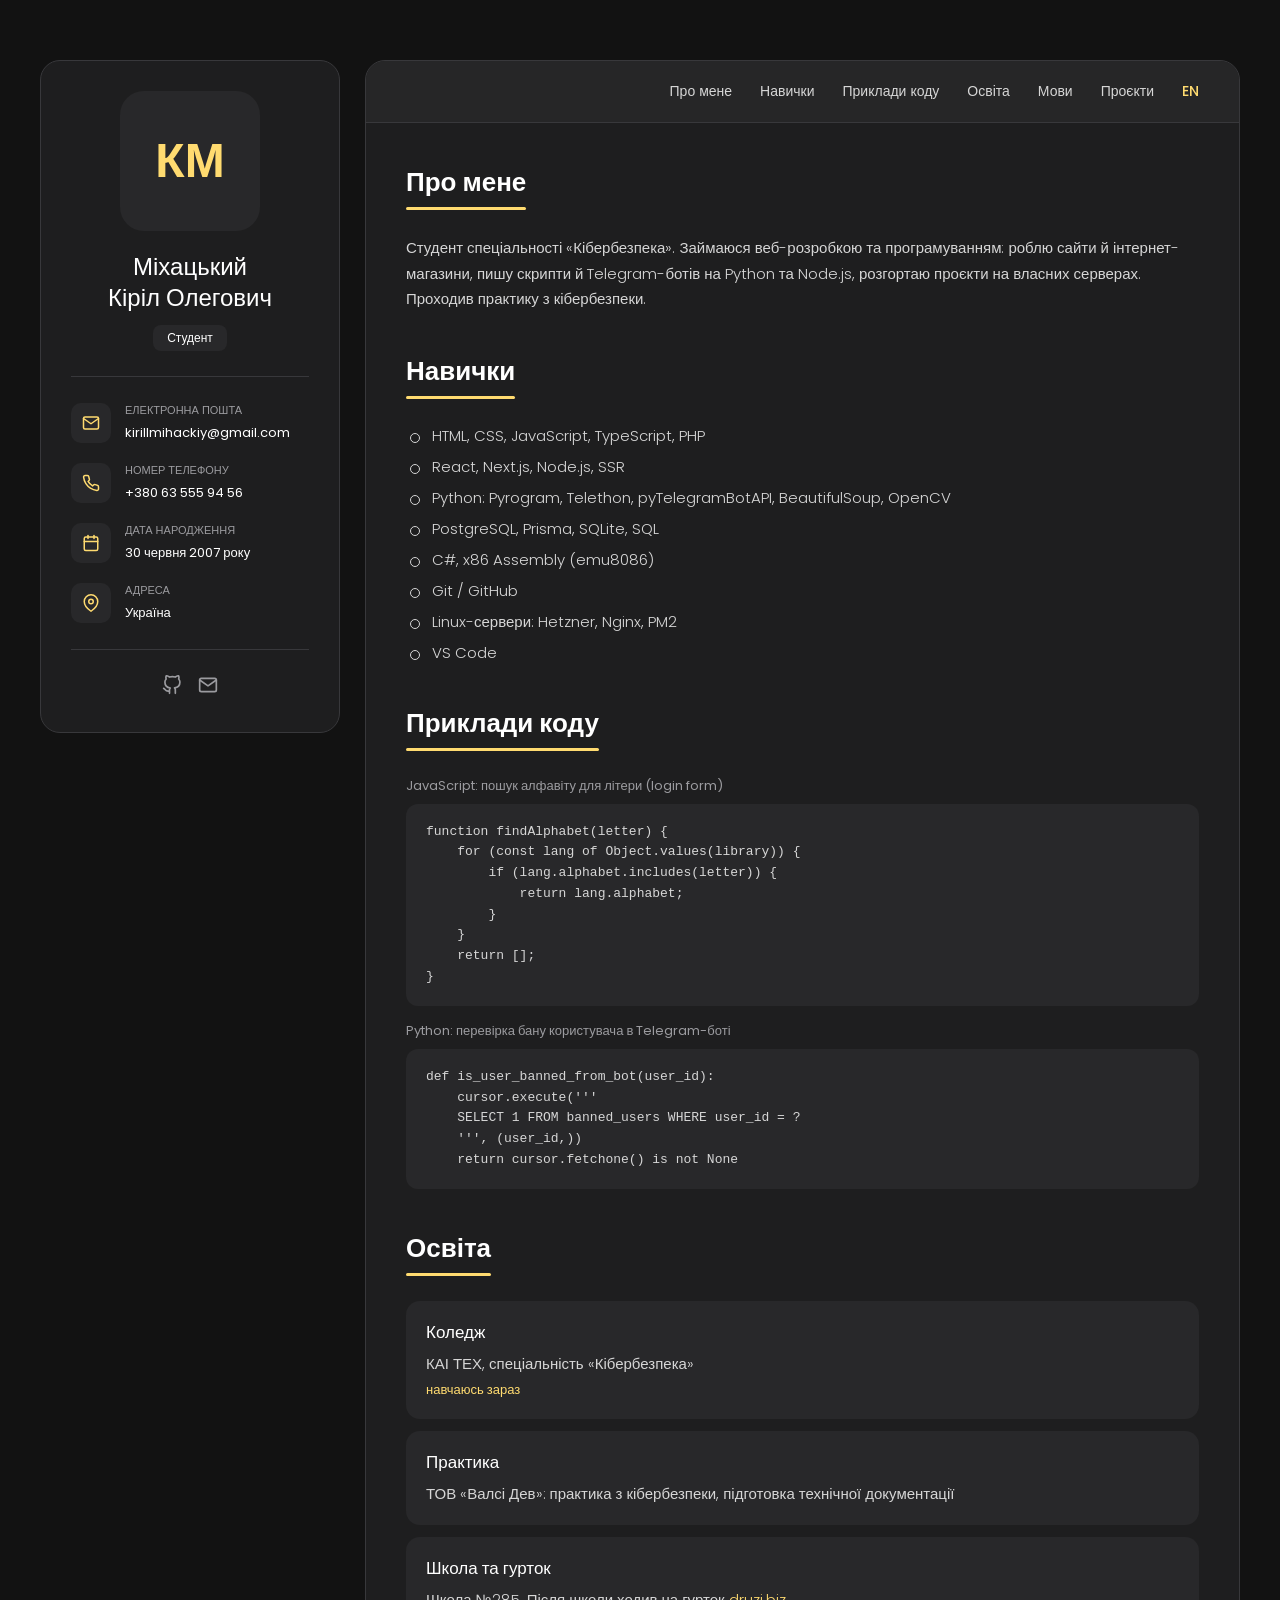
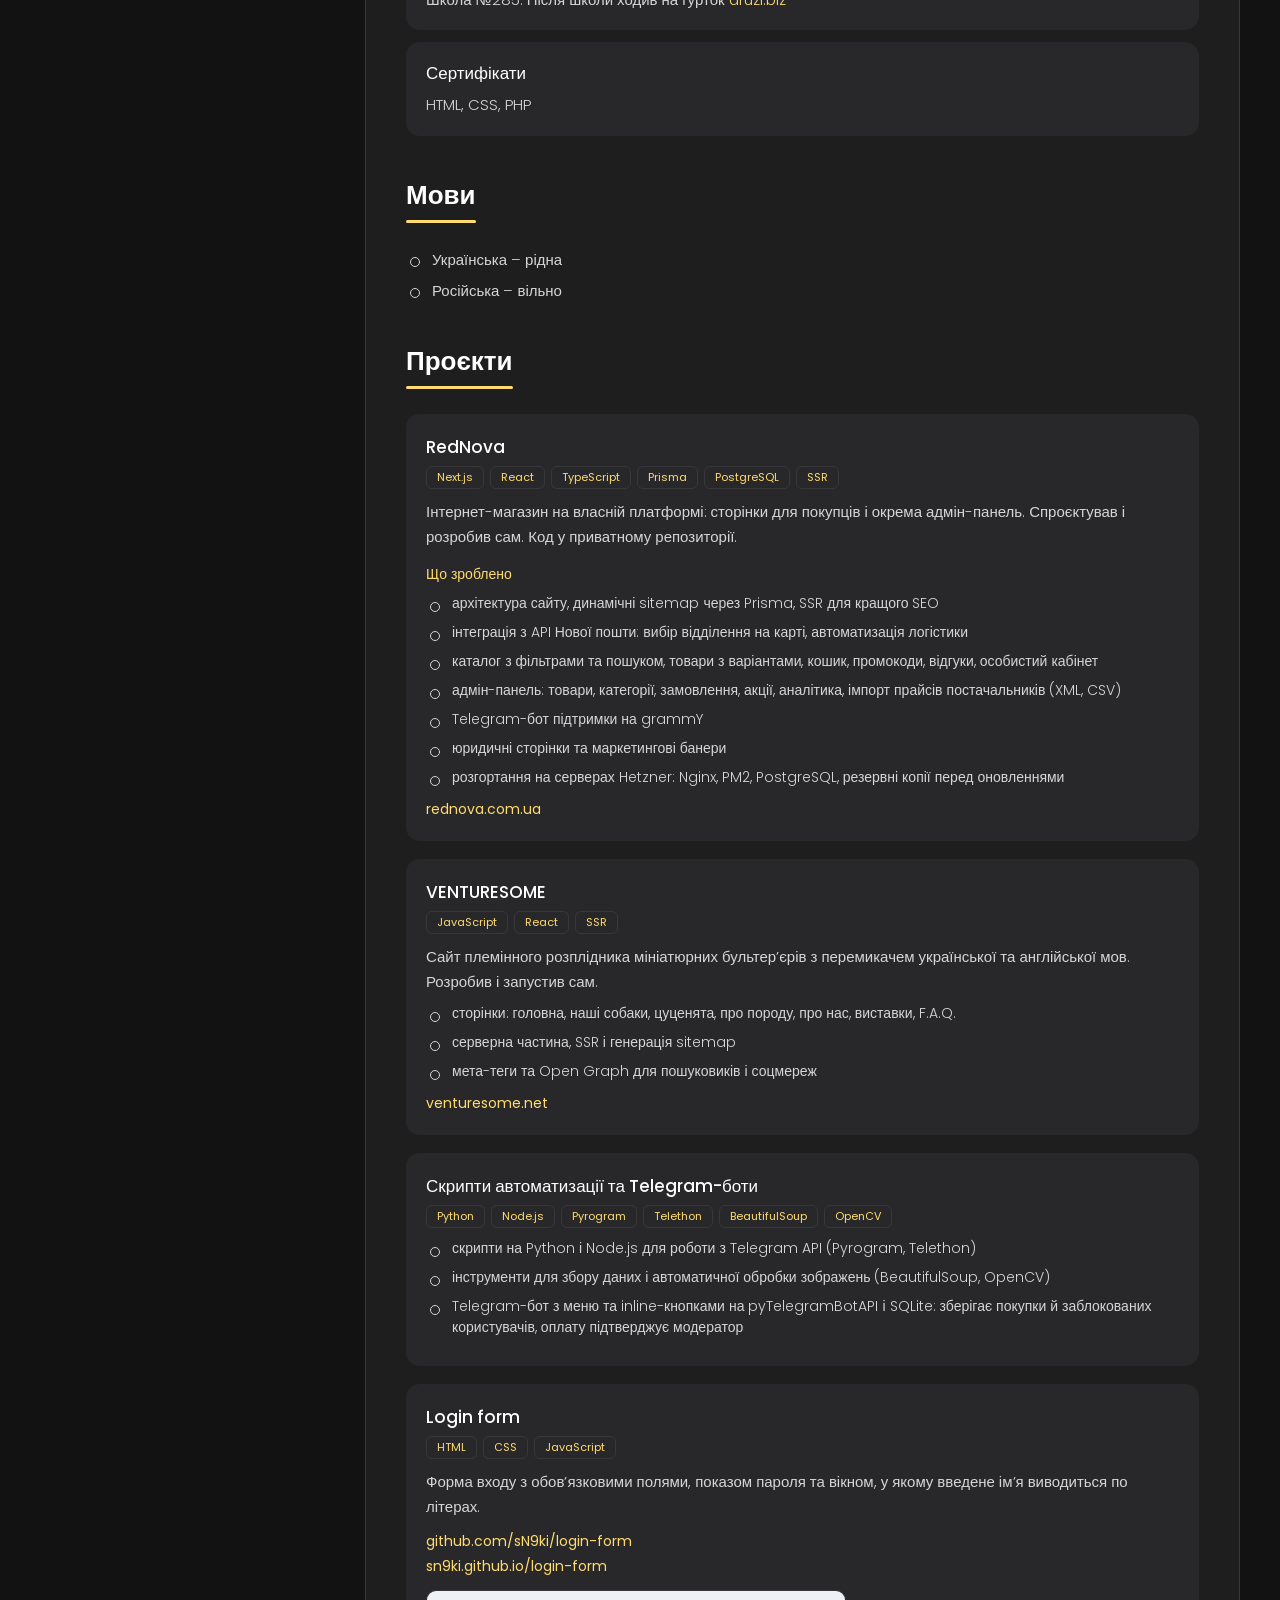
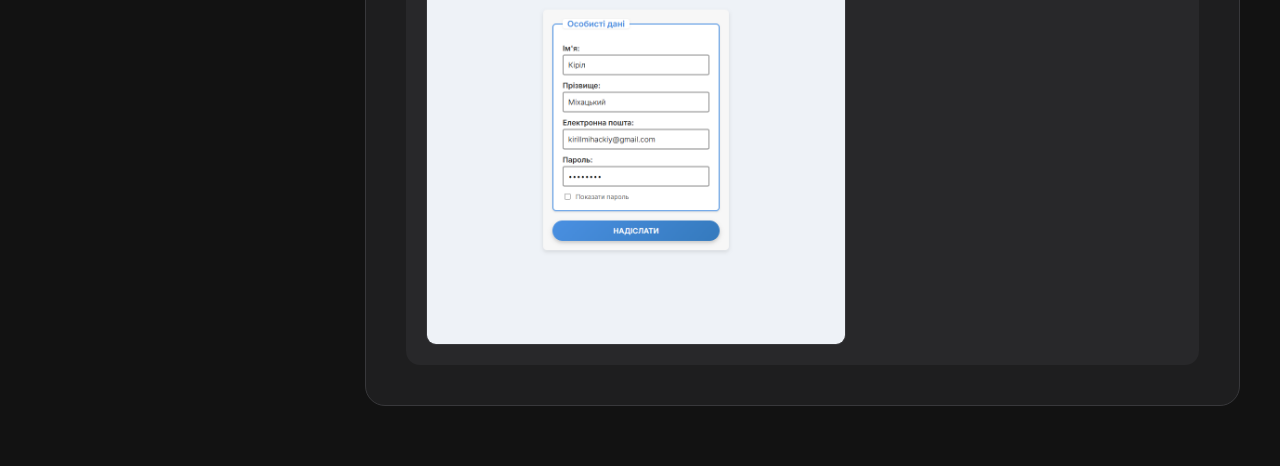
<file: index.html>
<!DOCTYPE html>
<html lang="uk">
<head>
    <meta charset="UTF-8">
    <meta name="viewport" content="width=device-width, initial-scale=1.0">
    <title>Міхацький Кіріл – резюме</title>
    <link rel="stylesheet" href="style.css">
</head>
<body>
    <div class="page">
        <aside class="sidebar">
            <div class="avatar">КМ</div>
            <div class="name">Міхацький<br>Кіріл Олегович</div>
            <span class="badge">Студент</span>

            <hr>

            <div class="contact">
                <div class="icon-box">
                    <svg viewBox="0 0 24 24"><path d="M4 4h16c1.1 0 2 .9 2 2v12c0 1.1-.9 2-2 2H4c-1.1 0-2-.9-2-2V6c0-1.1.9-2 2-2z"/><polyline points="22,6 12,13 2,6"/></svg>
                </div>
                <div>
                    <small>Електронна пошта</small>
                    <span>kirillmihackiy@gmail.com</span>
                </div>
            </div>
            <div class="contact">
                <div class="icon-box">
                    <svg viewBox="0 0 24 24"><path d="M22 16.92v3a2 2 0 0 1-2.18 2 19.79 19.79 0 0 1-8.63-3.07 19.5 19.5 0 0 1-6-6 19.79 19.79 0 0 1-3.07-8.67A2 2 0 0 1 4.11 2h3a2 2 0 0 1 2 1.72 12.84 12.84 0 0 0 .7 2.81 2 2 0 0 1-.45 2.11L8.09 9.91a16 16 0 0 0 6 6l1.27-1.27a2 2 0 0 1 2.11-.45 12.84 12.84 0 0 0 2.81.7A2 2 0 0 1 22 16.92z"/></svg>
                </div>
                <div>
                    <small>Номер телефону</small>
                    <span>+380 63 555 94 56</span>
                </div>
            </div>
            <div class="contact">
                <div class="icon-box">
                    <svg viewBox="0 0 24 24"><rect x="3" y="4" width="18" height="18" rx="2" ry="2"/><line x1="16" y1="2" x2="16" y2="6"/><line x1="8" y1="2" x2="8" y2="6"/><line x1="3" y1="10" x2="21" y2="10"/></svg>
                </div>
                <div>
                    <small>Дата народження</small>
                    <span>30 червня 2007 року</span>
                </div>
            </div>
            <div class="contact">
                <div class="icon-box">
                    <svg viewBox="0 0 24 24"><path d="M21 10c0 7-9 13-9 13s-9-6-9-13a9 9 0 0 1 18 0z"/><circle cx="12" cy="10" r="3"/></svg>
                </div>
                <div>
                    <small>Адреса</small>
                    <span>Україна</span>
                </div>
            </div>

            <hr>

            <div class="social">
                <a href="https://github.com/sN9ki" target="_blank" title="GitHub">
                    <svg viewBox="0 0 24 24"><path d="M9 19c-5 1.5-5-2.5-7-3m14 6v-3.87a3.37 3.37 0 0 0-.94-2.61c3.14-.35 6.44-1.54 6.44-7A5.44 5.44 0 0 0 20 4.77 5.07 5.07 0 0 0 19.91 1S18.73.65 16 2.48a13.38 13.38 0 0 0-7 0C6.27.65 5.09 1 5.09 1A5.07 5.07 0 0 0 5 4.77a5.44 5.44 0 0 0-1.5 3.78c0 5.42 3.3 6.61 6.44 7A3.37 3.37 0 0 0 9 18.13V22"/></svg>
                </a>
                <a href="mailto:kirillmihackiy@gmail.com" title="Пошта">
                    <svg viewBox="0 0 24 24"><path d="M4 4h16c1.1 0 2 .9 2 2v12c0 1.1-.9 2-2 2H4c-1.1 0-2-.9-2-2V6c0-1.1.9-2 2-2z"/><polyline points="22,6 12,13 2,6"/></svg>
                </a>
            </div>
        </aside>

        <div class="content">
            <nav class="navbar">
                <a href="#about">Про мене</a>
                <a href="#skills">Навички</a>
                <a href="#code">Приклади коду</a>
                <a href="#education">Освіта</a>
                <a href="#languages">Мови</a>
                <a href="#projects">Проєкти</a>
                <a href="en.html" class="lang">EN</a>
            </nav>

            <main>
                <section id="about">
                    <h2>Про мене</h2>
                    <p>Студент спеціальності «Кібербезпека». Займаюся веб-розробкою та програмуванням: роблю сайти й інтернет-магазини, пишу скрипти й Telegram-ботів на Python та Node.js, розгортаю проєкти на власних серверах. Проходив практику з кібербезпеки.</p>
                </section>

                <section id="skills">
                    <h2>Навички</h2>
                    <ul class="list">
                        <li>HTML, CSS, JavaScript, TypeScript, PHP</li>
                        <li>React, Next.js, Node.js, SSR</li>
                        <li>Python: Pyrogram, Telethon, pyTelegramBotAPI, BeautifulSoup, OpenCV</li>
                        <li>PostgreSQL, Prisma, SQLite, SQL</li>
                        <li>C#, x86 Assembly (emu8086)</li>
                        <li>Git / GitHub</li>
                        <li>Linux-сервери: Hetzner, Nginx, PM2</li>
                        <li>VS Code</li>
                    </ul>
                </section>

                <section id="code">
                    <h2>Приклади коду</h2>
                    <div class="code-title">JavaScript: пошук алфавіту для літери (login form)</div>
<pre>function findAlphabet(letter) {
    for (const lang of Object.values(library)) {
        if (lang.alphabet.includes(letter)) {
            return lang.alphabet;
        }
    }
    return [];
}</pre>
                    <div class="code-title">Python: перевірка бану користувача в Telegram-боті</div>
<pre>def is_user_banned_from_bot(user_id):
    cursor.execute('''
    SELECT 1 FROM banned_users WHERE user_id = ?
    ''', (user_id,))
    return cursor.fetchone() is not None</pre>
                </section>

                <section id="education">
                    <h2>Освіта</h2>
                    <div class="edu">
                        <h3>Коледж</h3>
                        <p>КАІ ТЕХ, спеціальність «Кібербезпека»</p>
                        <small>навчаюсь зараз</small>
                    </div>
                    <div class="edu">
                        <h3>Практика</h3>
                        <p>ТОВ «Валсі Дев»: практика з кібербезпеки, підготовка технічної документації</p>
                    </div>
                    <div class="edu">
                        <h3>Школа та гурток</h3>
                        <p>Школа №285. Після школи ходив на гурток <a href="https://druzi.biz" target="_blank">druzi.biz</a></p>
                    </div>
                    <div class="edu">
                        <h3>Сертифікати</h3>
                        <p>HTML, CSS, PHP</p>
                    </div>
                </section>

                <section id="languages">
                    <h2>Мови</h2>
                    <ul class="list">
                        <li>Українська – рідна</li>
                        <li>Російська – вільно</li>
                    </ul>
                </section>

                <section id="projects">
                    <h2>Проєкти</h2>

                    <div class="project">
                        <h3>RedNova</h3>
                        <div class="tags"><span>Next.js</span><span>React</span><span>TypeScript</span><span>Prisma</span><span>PostgreSQL</span><span>SSR</span></div>
                        <p>Інтернет-магазин на власній платформі: сторінки для покупців і окрема адмін-панель. Спроєктував і розробив сам. Код у приватному репозиторії.</p>
                        <h4>Що зроблено</h4>
                        <ul class="list">
                            <li>архітектура сайту, динамічні sitemap через Prisma, SSR для кращого SEO</li>
                            <li>інтеграція з API Нової пошти: вибір відділення на карті, автоматизація логістики</li>
                            <li>каталог з фільтрами та пошуком, товари з варіантами, кошик, промокоди, відгуки, особистий кабінет</li>
                            <li>адмін-панель: товари, категорії, замовлення, акції, аналітика, імпорт прайсів постачальників (XML, CSV)</li>
                            <li>Telegram-бот підтримки на grammY</li>
                            <li>юридичні сторінки та маркетингові банери</li>
                            <li>розгортання на серверах Hetzner: Nginx, PM2, PostgreSQL, резервні копії перед оновленнями</li>
                        </ul>
                        <a class="link" href="https://rednova.com.ua" target="_blank">rednova.com.ua</a>
                    </div>

                    <div class="project">
                        <h3>VENTURESOME</h3>
                        <div class="tags"><span>JavaScript</span><span>React</span><span>SSR</span></div>
                        <p>Сайт племінного розплідника мініатюрних бультер’єрів з перемикачем української та англійської мов. Розробив і запустив сам.</p>
                        <ul class="list">
                            <li>сторінки: головна, наші собаки, цуценята, про породу, про нас, виставки, F.A.Q.</li>
                            <li>серверна частина, SSR і генерація sitemap</li>
                            <li>мета-теги та Open Graph для пошуковиків і соцмереж</li>
                        </ul>
                        <a class="link" href="https://venturesome.net" target="_blank">venturesome.net</a>
                    </div>

                    <div class="project">
                        <h3>Скрипти автоматизації та Telegram-боти</h3>
                        <div class="tags"><span>Python</span><span>Node.js</span><span>Pyrogram</span><span>Telethon</span><span>BeautifulSoup</span><span>OpenCV</span></div>
                        <ul class="list">
                            <li>скрипти на Python і Node.js для роботи з Telegram API (Pyrogram, Telethon)</li>
                            <li>інструменти для збору даних і автоматичної обробки зображень (BeautifulSoup, OpenCV)</li>
                            <li>Telegram-бот з меню та inline-кнопками на pyTelegramBotAPI і SQLite: зберігає покупки й заблокованих користувачів, оплату підтверджує модератор</li>
                        </ul>
                    </div>

                    <div class="project">
                        <h3>Login form</h3>
                        <div class="tags"><span>HTML</span><span>CSS</span><span>JavaScript</span></div>
                        <p>Форма входу з обов’язковими полями, показом пароля та вікном, у якому введене ім’я виводиться по літерах.</p>
                        <a class="link" href="https://github.com/sN9ki/login-form" target="_blank">github.com/sN9ki/login-form</a><br>
                        <a class="link" href="https://sn9ki.github.io/login-form/" target="_blank">sn9ki.github.io/login-form</a>
                        <img src="img/login-form.png" alt="Login form">
                    </div>
                </section>
            </main>
        </div>
    </div>
</body>
</html>
</file>
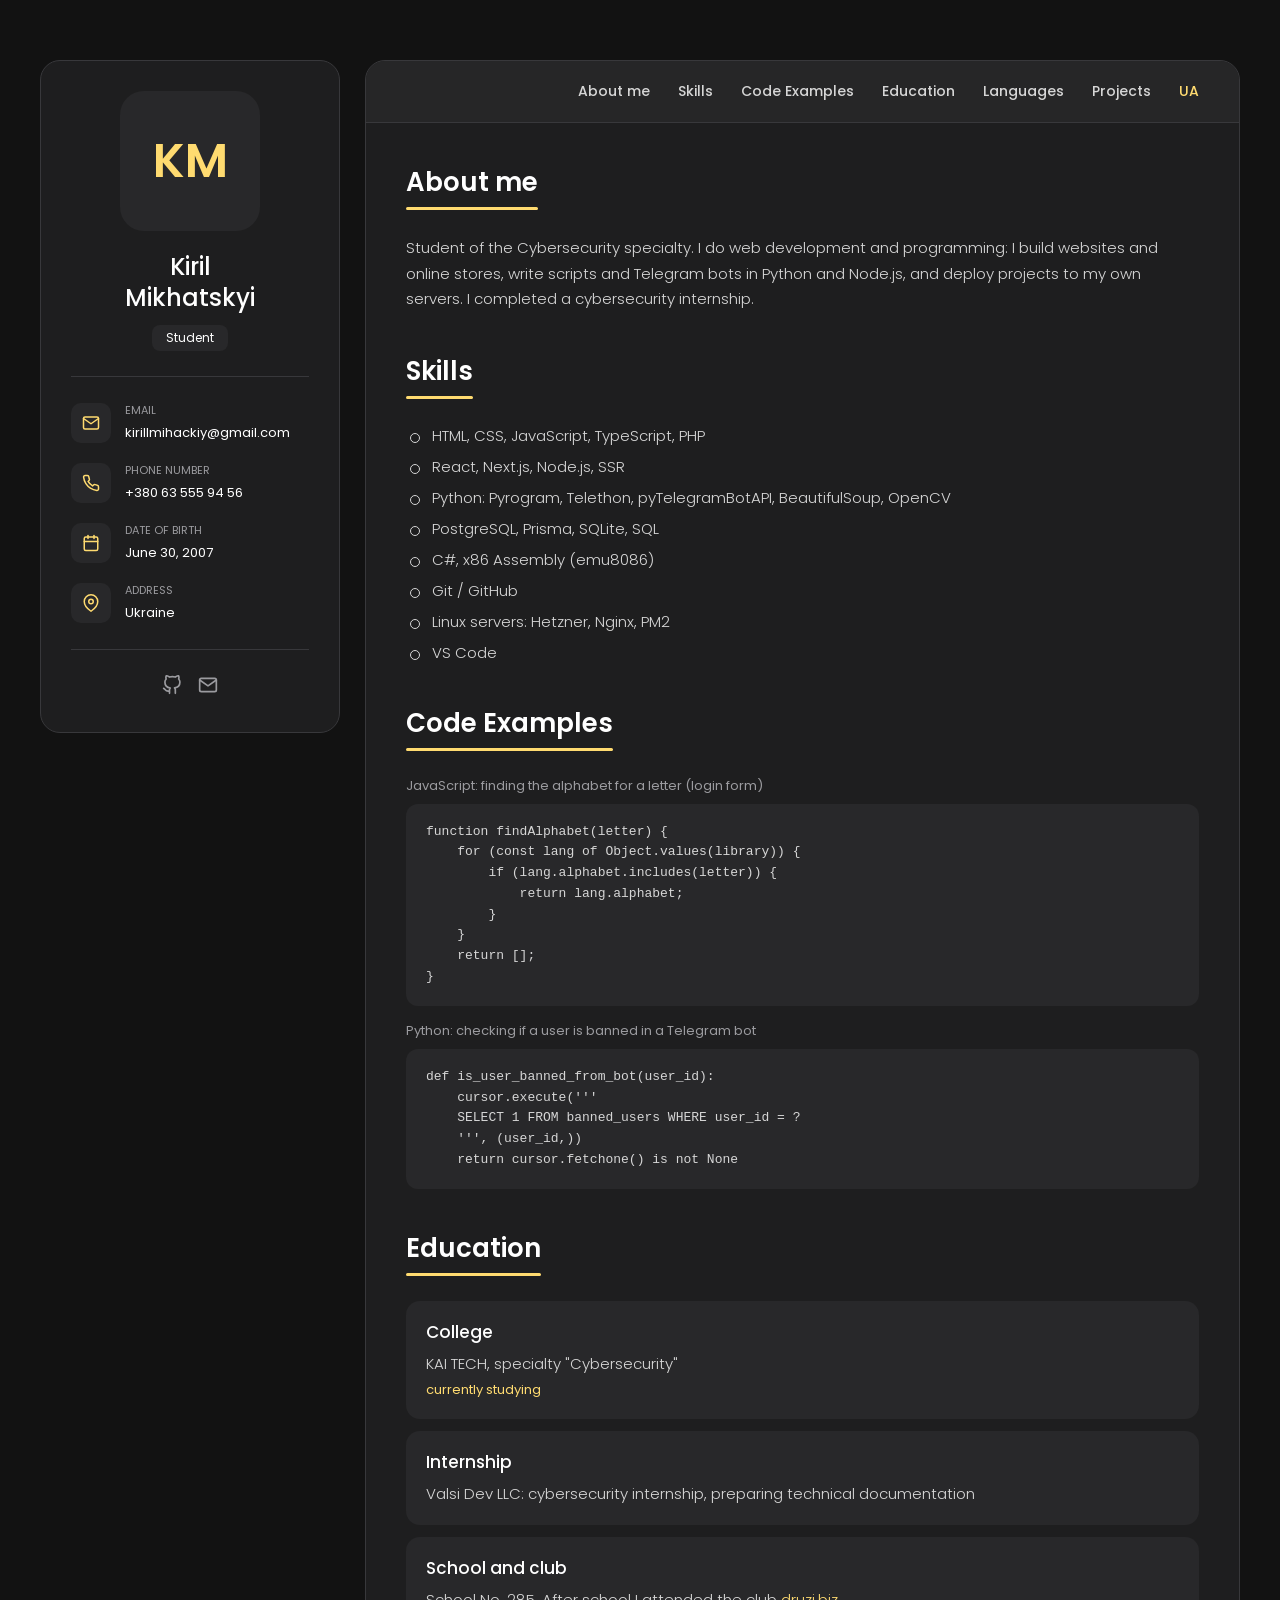
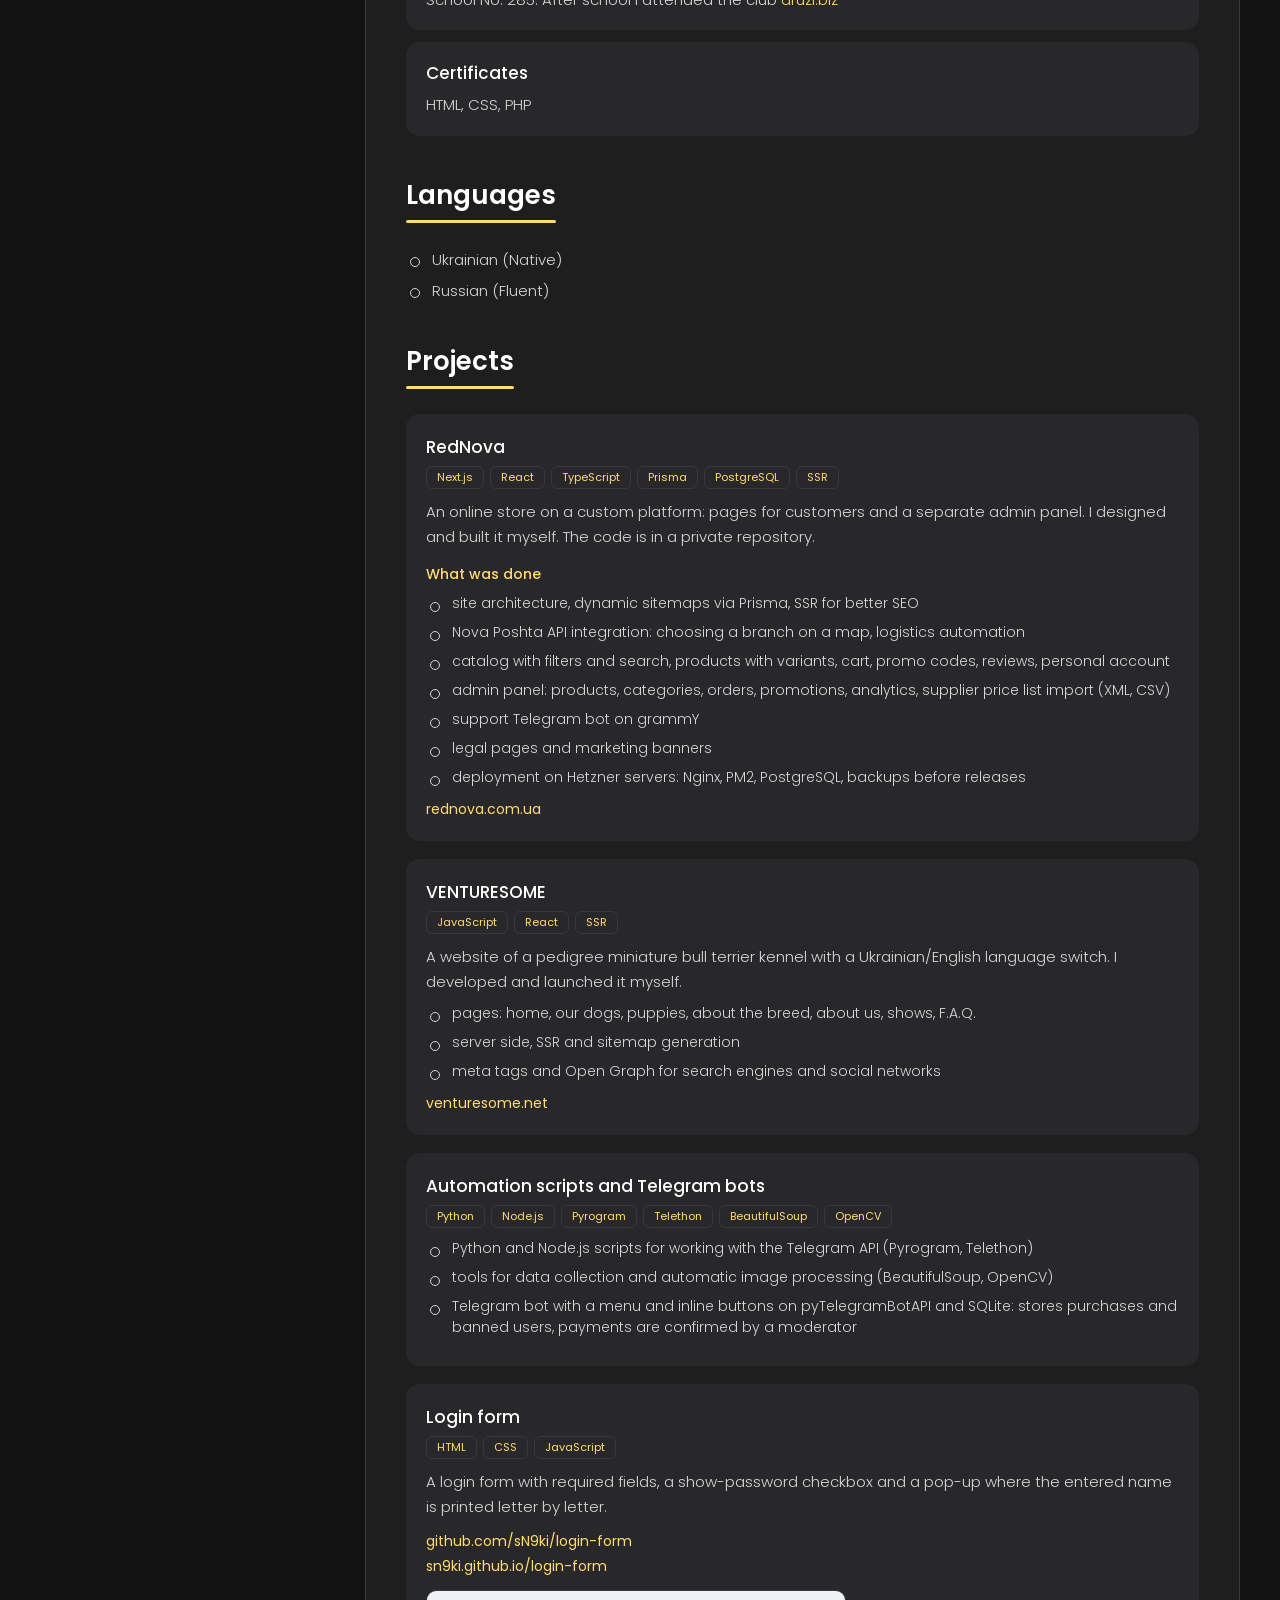
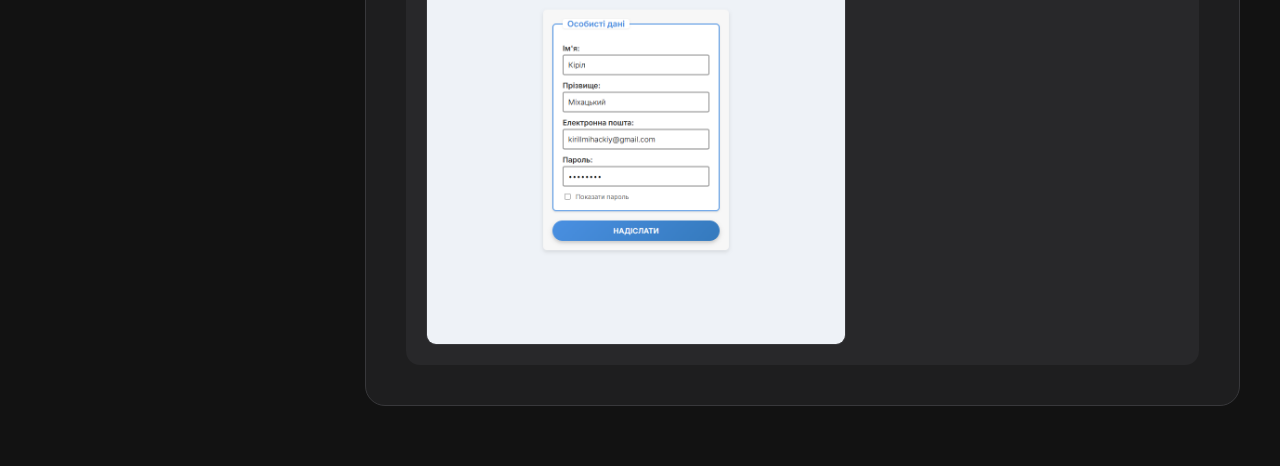
<file: en.html>
<!DOCTYPE html>
<html lang="en">
<head>
    <meta charset="UTF-8">
    <meta name="viewport" content="width=device-width, initial-scale=1.0">
    <title>Kiril Mikhatskyi – CV</title>
    <link rel="stylesheet" href="style.css">
</head>
<body>
    <div class="page">
        <aside class="sidebar">
            <div class="avatar">KM</div>
            <div class="name">Kiril<br>Mikhatskyi</div>
            <span class="badge">Student</span>

            <hr>

            <div class="contact">
                <div class="icon-box">
                    <svg viewBox="0 0 24 24"><path d="M4 4h16c1.1 0 2 .9 2 2v12c0 1.1-.9 2-2 2H4c-1.1 0-2-.9-2-2V6c0-1.1.9-2 2-2z"/><polyline points="22,6 12,13 2,6"/></svg>
                </div>
                <div>
                    <small>Email</small>
                    <span>kirillmihackiy@gmail.com</span>
                </div>
            </div>
            <div class="contact">
                <div class="icon-box">
                    <svg viewBox="0 0 24 24"><path d="M22 16.92v3a2 2 0 0 1-2.18 2 19.79 19.79 0 0 1-8.63-3.07 19.5 19.5 0 0 1-6-6 19.79 19.79 0 0 1-3.07-8.67A2 2 0 0 1 4.11 2h3a2 2 0 0 1 2 1.72 12.84 12.84 0 0 0 .7 2.81 2 2 0 0 1-.45 2.11L8.09 9.91a16 16 0 0 0 6 6l1.27-1.27a2 2 0 0 1 2.11-.45 12.84 12.84 0 0 0 2.81.7A2 2 0 0 1 22 16.92z"/></svg>
                </div>
                <div>
                    <small>Phone number</small>
                    <span>+380 63 555 94 56</span>
                </div>
            </div>
            <div class="contact">
                <div class="icon-box">
                    <svg viewBox="0 0 24 24"><rect x="3" y="4" width="18" height="18" rx="2" ry="2"/><line x1="16" y1="2" x2="16" y2="6"/><line x1="8" y1="2" x2="8" y2="6"/><line x1="3" y1="10" x2="21" y2="10"/></svg>
                </div>
                <div>
                    <small>Date of birth</small>
                    <span>June 30, 2007</span>
                </div>
            </div>
            <div class="contact">
                <div class="icon-box">
                    <svg viewBox="0 0 24 24"><path d="M21 10c0 7-9 13-9 13s-9-6-9-13a9 9 0 0 1 18 0z"/><circle cx="12" cy="10" r="3"/></svg>
                </div>
                <div>
                    <small>Address</small>
                    <span>Ukraine</span>
                </div>
            </div>

            <hr>

            <div class="social">
                <a href="https://github.com/sN9ki" target="_blank" title="GitHub">
                    <svg viewBox="0 0 24 24"><path d="M9 19c-5 1.5-5-2.5-7-3m14 6v-3.87a3.37 3.37 0 0 0-.94-2.61c3.14-.35 6.44-1.54 6.44-7A5.44 5.44 0 0 0 20 4.77 5.07 5.07 0 0 0 19.91 1S18.73.65 16 2.48a13.38 13.38 0 0 0-7 0C6.27.65 5.09 1 5.09 1A5.07 5.07 0 0 0 5 4.77a5.44 5.44 0 0 0-1.5 3.78c0 5.42 3.3 6.61 6.44 7A3.37 3.37 0 0 0 9 18.13V22"/></svg>
                </a>
                <a href="mailto:kirillmihackiy@gmail.com" title="Email">
                    <svg viewBox="0 0 24 24"><path d="M4 4h16c1.1 0 2 .9 2 2v12c0 1.1-.9 2-2 2H4c-1.1 0-2-.9-2-2V6c0-1.1.9-2 2-2z"/><polyline points="22,6 12,13 2,6"/></svg>
                </a>
            </div>
        </aside>

        <div class="content">
            <nav class="navbar">
                <a href="#about">About me</a>
                <a href="#skills">Skills</a>
                <a href="#code">Code Examples</a>
                <a href="#education">Education</a>
                <a href="#languages">Languages</a>
                <a href="#projects">Projects</a>
                <a href="index.html" class="lang">UA</a>
            </nav>

            <main>
                <section id="about">
                    <h2>About me</h2>
                    <p>Student of the Cybersecurity specialty. I do web development and programming: I build websites and online stores, write scripts and Telegram bots in Python and Node.js, and deploy projects to my own servers. I completed a cybersecurity internship.</p>
                </section>

                <section id="skills">
                    <h2>Skills</h2>
                    <ul class="list">
                        <li>HTML, CSS, JavaScript, TypeScript, PHP</li>
                        <li>React, Next.js, Node.js, SSR</li>
                        <li>Python: Pyrogram, Telethon, pyTelegramBotAPI, BeautifulSoup, OpenCV</li>
                        <li>PostgreSQL, Prisma, SQLite, SQL</li>
                        <li>C#, x86 Assembly (emu8086)</li>
                        <li>Git / GitHub</li>
                        <li>Linux servers: Hetzner, Nginx, PM2</li>
                        <li>VS Code</li>
                    </ul>
                </section>

                <section id="code">
                    <h2>Code Examples</h2>
                    <div class="code-title">JavaScript: finding the alphabet for a letter (login form)</div>
<pre>function findAlphabet(letter) {
    for (const lang of Object.values(library)) {
        if (lang.alphabet.includes(letter)) {
            return lang.alphabet;
        }
    }
    return [];
}</pre>
                    <div class="code-title">Python: checking if a user is banned in a Telegram bot</div>
<pre>def is_user_banned_from_bot(user_id):
    cursor.execute('''
    SELECT 1 FROM banned_users WHERE user_id = ?
    ''', (user_id,))
    return cursor.fetchone() is not None</pre>
                </section>

                <section id="education">
                    <h2>Education</h2>
                    <div class="edu">
                        <h3>College</h3>
                        <p>KAI TECH, specialty "Cybersecurity"</p>
                        <small>currently studying</small>
                    </div>
                    <div class="edu">
                        <h3>Internship</h3>
                        <p>Valsi Dev LLC: cybersecurity internship, preparing technical documentation</p>
                    </div>
                    <div class="edu">
                        <h3>School and club</h3>
                        <p>School No. 285. After school I attended the club <a href="https://druzi.biz" target="_blank">druzi.biz</a></p>
                    </div>
                    <div class="edu">
                        <h3>Certificates</h3>
                        <p>HTML, CSS, PHP</p>
                    </div>
                </section>

                <section id="languages">
                    <h2>Languages</h2>
                    <ul class="list">
                        <li>Ukrainian (Native)</li>
                        <li>Russian (Fluent)</li>
                    </ul>
                </section>

                <section id="projects">
                    <h2>Projects</h2>

                    <div class="project">
                        <h3>RedNova</h3>
                        <div class="tags"><span>Next.js</span><span>React</span><span>TypeScript</span><span>Prisma</span><span>PostgreSQL</span><span>SSR</span></div>
                        <p>An online store on a custom platform: pages for customers and a separate admin panel. I designed and built it myself. The code is in a private repository.</p>
                        <h4>What was done</h4>
                        <ul class="list">
                            <li>site architecture, dynamic sitemaps via Prisma, SSR for better SEO</li>
                            <li>Nova Poshta API integration: choosing a branch on a map, logistics automation</li>
                            <li>catalog with filters and search, products with variants, cart, promo codes, reviews, personal account</li>
                            <li>admin panel: products, categories, orders, promotions, analytics, supplier price list import (XML, CSV)</li>
                            <li>support Telegram bot on grammY</li>
                            <li>legal pages and marketing banners</li>
                            <li>deployment on Hetzner servers: Nginx, PM2, PostgreSQL, backups before releases</li>
                        </ul>
                        <a class="link" href="https://rednova.com.ua" target="_blank">rednova.com.ua</a>
                    </div>

                    <div class="project">
                        <h3>VENTURESOME</h3>
                        <div class="tags"><span>JavaScript</span><span>React</span><span>SSR</span></div>
                        <p>A website of a pedigree miniature bull terrier kennel with a Ukrainian/English language switch. I developed and launched it myself.</p>
                        <ul class="list">
                            <li>pages: home, our dogs, puppies, about the breed, about us, shows, F.A.Q.</li>
                            <li>server side, SSR and sitemap generation</li>
                            <li>meta tags and Open Graph for search engines and social networks</li>
                        </ul>
                        <a class="link" href="https://venturesome.net" target="_blank">venturesome.net</a>
                    </div>

                    <div class="project">
                        <h3>Automation scripts and Telegram bots</h3>
                        <div class="tags"><span>Python</span><span>Node.js</span><span>Pyrogram</span><span>Telethon</span><span>BeautifulSoup</span><span>OpenCV</span></div>
                        <ul class="list">
                            <li>Python and Node.js scripts for working with the Telegram API (Pyrogram, Telethon)</li>
                            <li>tools for data collection and automatic image processing (BeautifulSoup, OpenCV)</li>
                            <li>Telegram bot with a menu and inline buttons on pyTelegramBotAPI and SQLite: stores purchases and banned users, payments are confirmed by a moderator</li>
                        </ul>
                    </div>

                    <div class="project">
                        <h3>Login form</h3>
                        <div class="tags"><span>HTML</span><span>CSS</span><span>JavaScript</span></div>
                        <p>A login form with required fields, a show-password checkbox and a pop-up where the entered name is printed letter by letter.</p>
                        <a class="link" href="https://github.com/sN9ki/login-form" target="_blank">github.com/sN9ki/login-form</a><br>
                        <a class="link" href="https://sn9ki.github.io/login-form/" target="_blank">sn9ki.github.io/login-form</a>
                        <img src="img/login-form.png" alt="Login form">
                    </div>
                </section>
            </main>
        </div>
    </div>
</body>
</html>
</file>
<file: style.css>
@import url('https://fonts.googleapis.com/css2?family=Poppins:wght@300;400;500;600&display=swap');

:root {
    --bg: #121212;
    --card: #1e1e1f;
    --card-light: #28282a;
    --line: #38383b;
    --text: #ffffff;
    --muted: #d6d6d6;
    --gray: #9b9b9f;
    --accent: #ffdb70;
}

* {
    margin: 0;
    padding: 0;
    box-sizing: border-box;
}

body {
    font-family: 'Poppins', sans-serif;
    font-weight: 400;
    background-color: var(--bg);
    color: var(--muted);
    padding: 60px 15px;
}

a {
    color: inherit;
    text-decoration: none;
}

ul {
    list-style: none;
}

.page {
    display: flex;
    gap: 25px;
    max-width: 1200px;
    margin: 0 auto;
    align-items: flex-start;
}

/* ліва панель */
.sidebar {
    flex: 0 0 300px;
    position: sticky;
    top: 20px;
    padding: 30px;
    background-color: var(--card);
    border: 1px solid var(--line);
    border-radius: 20px;
}

.avatar {
    width: 140px;
    height: 140px;
    margin: 0 auto 20px;
    display: flex;
    align-items: center;
    justify-content: center;
    font-size: 48px;
    font-weight: 600;
    color: var(--accent);
    background-color: var(--card-light);
    border-radius: 24px;
}

.name {
    text-align: center;
    font-size: 24px;
    font-weight: 500;
    color: var(--text);
    line-height: 1.3;
}

.badge {
    display: block;
    width: fit-content;
    margin: 12px auto 0;
    padding: 4px 14px;
    font-size: 12px;
    color: var(--text);
    background-color: var(--card-light);
    border-radius: 8px;
}

.sidebar hr {
    margin: 25px 0;
    border: none;
    border-top: 1px solid var(--line);
}

.contact {
    display: flex;
    align-items: center;
    gap: 14px;
    margin-bottom: 18px;
}

.icon-box {
    flex: 0 0 40px;
    height: 40px;
    display: flex;
    align-items: center;
    justify-content: center;
    background-color: var(--card-light);
    border-radius: 10px;
}

.icon-box svg {
    width: 18px;
    height: 18px;
    fill: none;
    stroke: var(--accent);
    stroke-width: 2;
    stroke-linecap: round;
    stroke-linejoin: round;
}

.contact small {
    display: block;
    font-size: 11px;
    text-transform: uppercase;
    color: var(--gray);
}

.contact span {
    font-size: 13px;
    color: var(--text);
    word-break: break-word;
}

.social {
    display: flex;
    justify-content: center;
    gap: 16px;
}

.social a svg {
    width: 20px;
    height: 20px;
    fill: none;
    stroke: var(--gray);
    stroke-width: 2;
    stroke-linecap: round;
    stroke-linejoin: round;
    transition: stroke 0.3s;
}

.social a:hover svg {
    stroke: var(--accent);
}

/* права частина */
.content {
    flex: 1;
    min-width: 0;
    background-color: var(--card);
    border: 1px solid var(--line);
    border-radius: 20px;
    overflow: hidden;
}

.navbar {
    display: flex;
    justify-content: flex-end;
    flex-wrap: wrap;
    gap: 6px 28px;
    padding: 20px 40px;
    background-color: #28282acc;
    border-bottom: 1px solid var(--line);
    font-size: 14px;
    font-weight: 500;
}

.navbar a {
    color: var(--muted);
    transition: color 0.3s;
}

.navbar a:hover {
    color: var(--accent);
}

.navbar .lang {
    color: var(--accent);
}

main {
    padding: 40px;
}

section {
    margin-bottom: 40px;
    scroll-margin-top: 20px;
}

section:last-child {
    margin-bottom: 0;
}

h2 {
    position: relative;
    display: inline-block;
    margin-bottom: 25px;
    padding-bottom: 8px;
    font-size: 26px;
    font-weight: 600;
    color: var(--text);
}

h2::after {
    content: '';
    position: absolute;
    left: 0;
    bottom: 0;
    width: 100%;
    height: 3px;
    background-color: var(--accent);
    border-radius: 2px;
}

h3 {
    margin-bottom: 6px;
    font-size: 17px;
    font-weight: 500;
    color: var(--text);
}

p {
    font-size: 15px;
    font-weight: 300;
    line-height: 1.7;
}

.list li {
    position: relative;
    margin-bottom: 8px;
    padding-left: 26px;
    font-size: 15px;
    font-weight: 300;
}

.list li::before {
    content: '';
    position: absolute;
    left: 4px;
    top: 9px;
    width: 8px;
    height: 8px;
    border: 1px solid var(--muted);
    border-radius: 50%;
}

pre {
    margin-bottom: 15px;
    padding: 18px 20px;
    overflow-x: auto;
    font-family: Consolas, 'Courier New', monospace;
    font-size: 13px;
    line-height: 1.6;
    color: var(--muted);
    background-color: var(--card-light);
    border-radius: 12px;
}

.code-title {
    margin-bottom: 8px;
    font-size: 13px;
    color: var(--gray);
}

.edu {
    padding: 18px 20px;
    background-color: var(--card-light);
    border-radius: 14px;
}

.edu small {
    color: var(--accent);
    font-size: 13px;
}

.edu + .edu {
    margin-top: 12px;
}

.edu a {
    color: var(--accent);
}

.project {
    margin-bottom: 18px;
    padding: 20px;
    background-color: var(--card-light);
    border-radius: 14px;
}

.project:last-child {
    margin-bottom: 0;
}

.project p {
    margin-bottom: 8px;
}

.tags {
    display: flex;
    flex-wrap: wrap;
    gap: 6px;
    margin-bottom: 10px;
}

.tags span {
    padding: 2px 10px;
    font-size: 11px;
    color: var(--accent);
    border: 1px solid var(--line);
    border-radius: 6px;
}

.project h4 {
    margin: 14px 0 8px;
    font-size: 14px;
    font-weight: 500;
    color: var(--accent);
}

.project .list li {
    font-size: 14px;
}

.project a.link {
    font-size: 14px;
    color: var(--accent);
}

.project a.link:hover {
    text-decoration: underline;
}

.project img {
    display: block;
    width: 100%;
    max-width: 420px;
    margin-top: 12px;
    border: 1px solid var(--line);
    border-radius: 10px;
}

@media (max-width: 900px) {
    body {
        padding: 20px 12px;
    }

    .page {
        flex-direction: column;
    }

    .sidebar {
        position: static;
        width: 100%;
        flex: none;
    }

    .navbar {
        justify-content: center;
        padding: 16px 20px;
    }

    main {
        padding: 25px 20px;
    }
}
</file>
